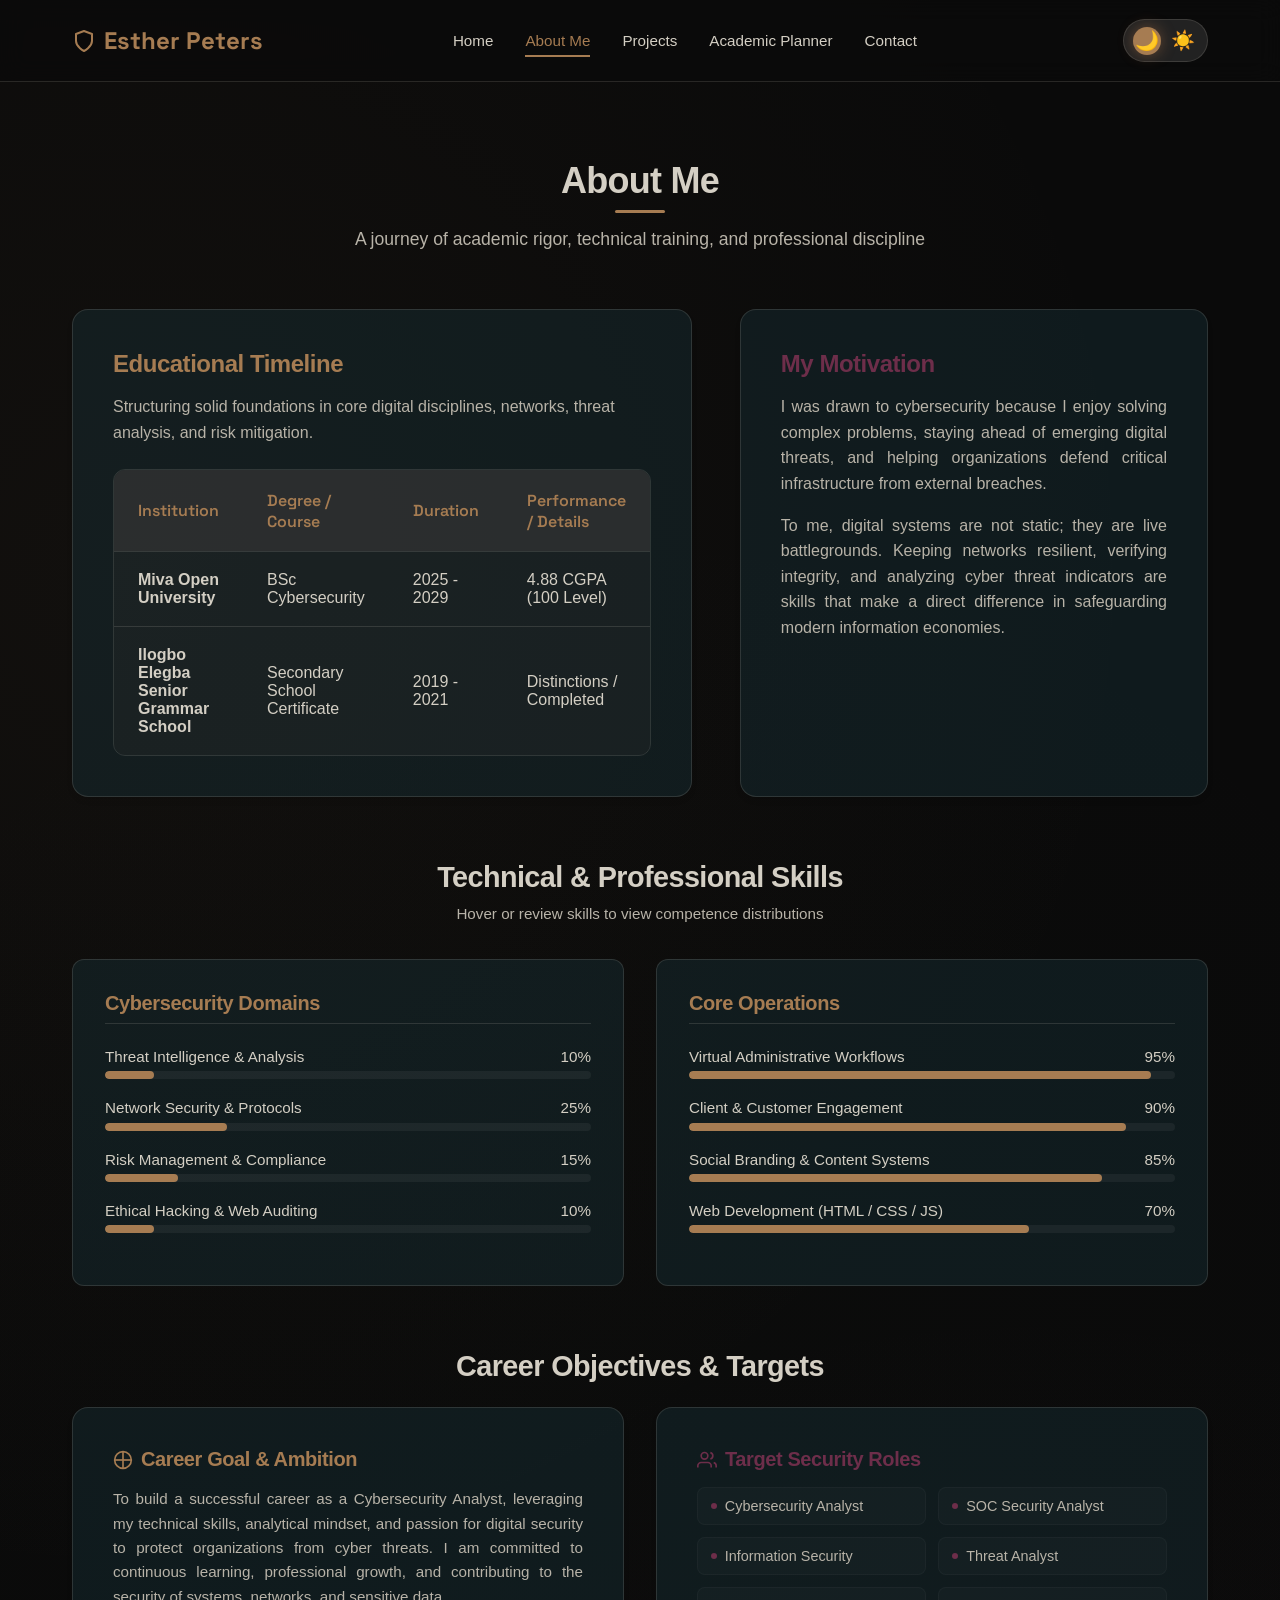
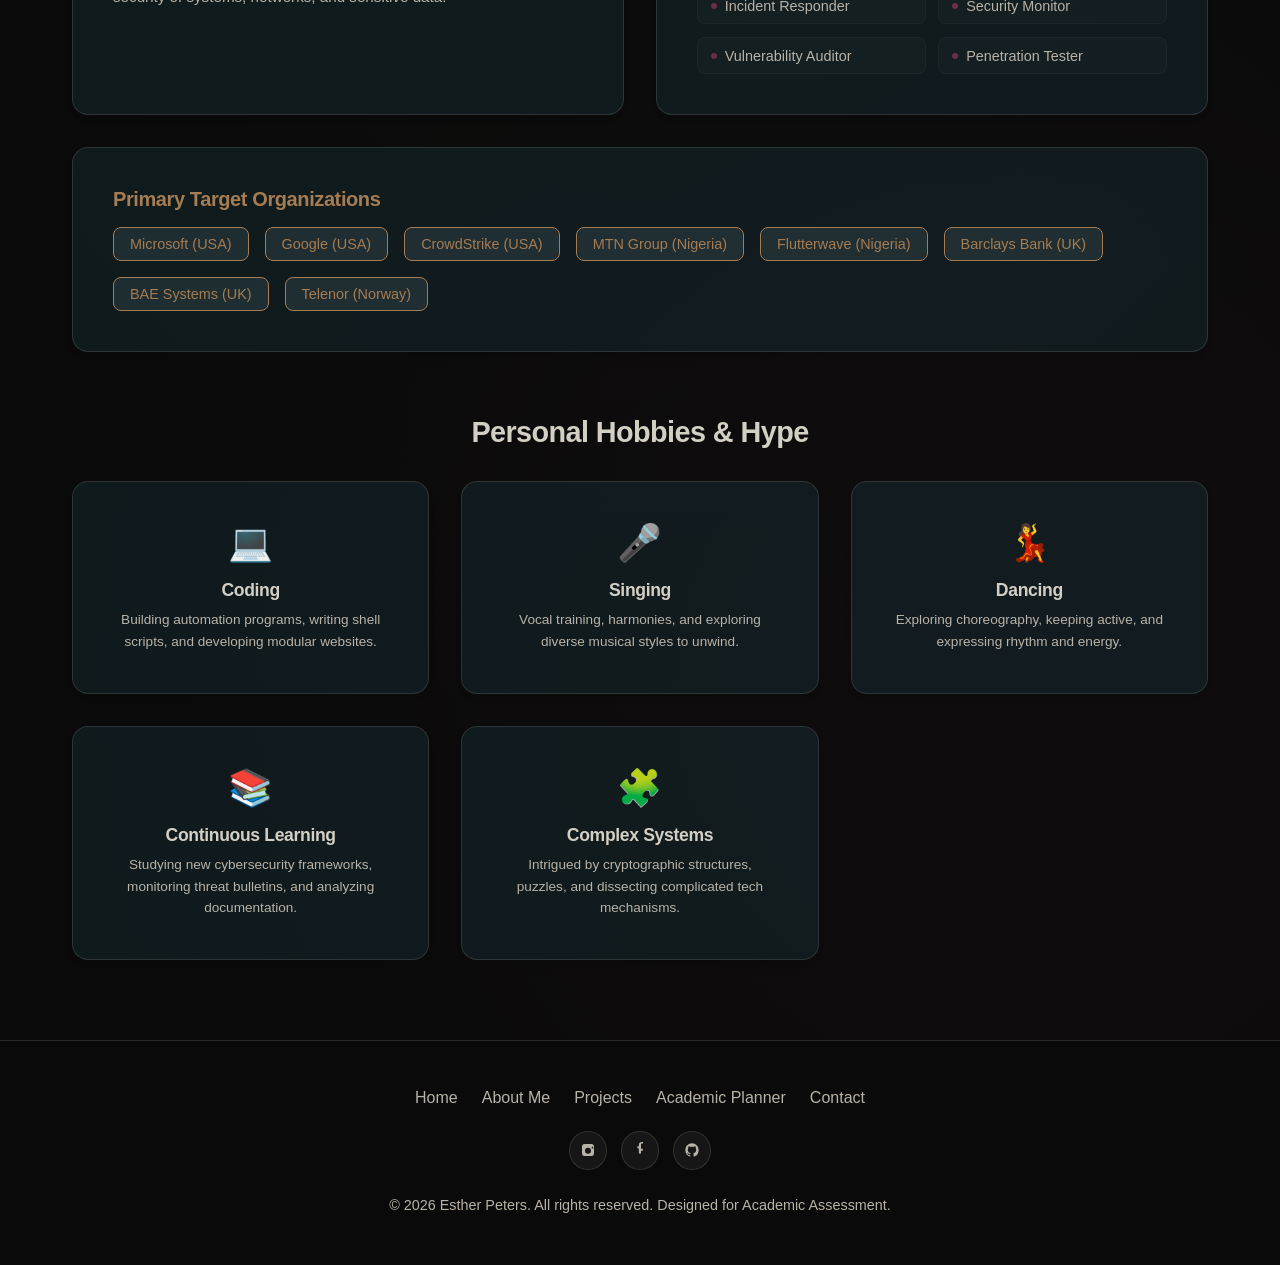
<file: about.html>
<!DOCTYPE html>
<html lang="en">
<head>
    <meta charset="UTF-8">
    <meta name="viewport" content="width=device-width, initial-scale=1.0">
    <title>About Me | Esther Peters</title>
  <meta name="description" content="Educational background, career aspirations, and technical skills of Esther Peters.">
  <link rel="stylesheet" href="css/style.css">
</head>
<body>
    <!-- Header Navigation -->
  <header>
    <div class="nav-container">
      <a href="index.html" class="logo">
        <svg class="logo-icon" width="24" height="24" viewBox="0 0 24 24" fill="none" stroke="currentColor" stroke-width="2" stroke-linecap="round" stroke-linejoin="round"><path d="M12 22s8-4 8-10V5l-8-3-8 3v7c0 6 8 10 8 10z"/></svg>
        Esther Peters
      </a>
      <ul class="nav-menu">
        <li><a href="index.html" class="nav-link">Home</a></li>
        <li><a href="about.html" class="nav-link">About Me</a></li>
        <li><a href="projects.html" class="nav-link">Projects</a></li>
        <li><a href="planner.html" class="nav-link">Academic Planner</a></li>
        <li><a href="contact.html" class="nav-link">Contact</a></li>
      </ul>
      <div class="theme-toggle">
        <button class="theme-btn active" data-theme="dark" title="Dark Theme">🌙</button>
        <button class="theme-btn" data-theme="light" title="Light Theme">☀️</button>
      </div>
      <button class="hamburger" aria-label="Toggle navigation">
        <span class="bar"></span>
        <span class="bar"></span>
        <span class="bar"></span>
      </button>
    </div>
  </header>

  <main>
    <section class="animate-fade">
      <div class="section-header">
        <h1 class="section-title">About Me</h1>
        <p class="section-subtitle">A journey of academic rigor, technical training, and professional discipline</p>
      </div>

      <!-- About Layout -->
      <div class="about-grid">
        <div class="glass-card">
          <h2 style="font-size: 1.5rem; margin-bottom: 1rem; color: var(--accent-1);">Educational Timeline</h2>
          <p>
            Structuring solid foundations in core digital disciplines, networks, threat analysis, and risk mitigation.
          </p>
          <div class="table-container education-table">
            <table>
              <thead>
                <tr>
                  <th>Institution</th>
                  <th>Degree / Course</th>
                  <th>Duration</th>
                  <th>Performance / Details</th>
                </tr>
              </thead>
              <tbody>
                <tr>
                  <td><strong>Miva Open University</strong></td>
                  <td>BSc Cybersecurity</td>
                  <td>2025 - 2029</td>
                  <td>4.88 CGPA (100 Level)</td>
                </tr>
                <tr>
                  <td><strong>Ilogbo Elegba Senior Grammar School</strong></td>
                  <td>Secondary School Certificate</td>
                  <td>2019 - 2021</td>
                  <td>Distinctions / Completed</td>
                </tr>
              </tbody>
            </table>
          </div>
        </div>

        <div class="glass-card">
          <h2 style="font-size: 1.5rem; margin-bottom: 1rem; color: var(--accent-2);">My Motivation</h2>
          <p style="margin-bottom: 1rem; text-align: justify;">
            I was drawn to cybersecurity because I enjoy solving complex problems, staying ahead of emerging digital threats, and helping organizations defend critical infrastructure from external breaches.
          </p>
          <p style="text-align: justify;">
            To me, digital systems are not static; they are live battlegrounds. Keeping networks resilient, verifying integrity, and analyzing cyber threat indicators are skills that make a direct difference in safeguarding modern information economies.
          </p>
        </div>
      </div>

      <!-- Skills Progress Bars Section -->
      <div class="skills-section">
        <h2 style="font-size: 1.8rem; margin-bottom: 0.5rem; text-align: center;">Technical & Professional Skills</h2>
        <p style="color: var(--text-secondary); text-align: center; font-size: 0.95rem;">Hover or review skills to view competence distributions</p>
        
        <div class="skills-grid">
          <div class="skill-category">
            <h3 class="skill-category-title">Cybersecurity Domains</h3>
            <div class="skill-item">
              <div class="skill-label">
                <span>Threat Intelligence & Analysis</span>
                <span>10%</span>
              </div>
              <div class="skill-bar-bg"><div class="skill-bar-fill" data-width="10%"></div></div>
            </div>
            <div class="skill-item">
              <div class="skill-label">
                <span>Network Security & Protocols</span>
                <span>25%</span>
              </div>
              <div class="skill-bar-bg"><div class="skill-bar-fill" data-width="25%"></div></div>
            </div>
            <div class="skill-item">
              <div class="skill-label">
                <span>Risk Management & Compliance</span>
                <span>15%</span>
              </div>
              <div class="skill-bar-bg"><div class="skill-bar-fill" data-width="15%"></div></div>
            </div>
            <div class="skill-item">
              <div class="skill-label">
                <span>Ethical Hacking & Web Auditing</span>
                <span>10%</span>
              </div>
              <div class="skill-bar-bg"><div class="skill-bar-fill" data-width="10%"></div></div>
            </div>
          </div>

          <div class="skill-category">
            <h3 class="skill-category-title">Core Operations</h3>
            <div class="skill-item">
              <div class="skill-label">
                <span>Virtual Administrative Workflows</span>
                <span>95%</span>
              </div>
              <div class="skill-bar-bg"><div class="skill-bar-fill" data-width="95%"></div></div>
            </div>
            <div class="skill-item">
              <div class="skill-label">
                <span>Client & Customer Engagement</span>
                <span>90%</span>
              </div>
              <div class="skill-bar-bg"><div class="skill-bar-fill" data-width="90%"></div></div>
            </div>
            <div class="skill-item">
              <div class="skill-label">
                <span>Social Branding & Content Systems</span>
                <span>85%</span>
              </div>
              <div class="skill-bar-bg"><div class="skill-bar-fill" data-width="85%"></div></div>
            </div>
            <div class="skill-item">
              <div class="skill-label">
                <span>Web Development (HTML / CSS / JS)</span>
                <span>70%</span>
              </div>
              <div class="skill-bar-bg"><div class="skill-bar-fill" data-width="70%"></div></div>
            </div>
          </div>
        </div>
      </div>

      <!-- Career Goals Section -->
      <div style="margin-bottom: 4rem;">
        <h2 style="font-size: 1.8rem; margin-bottom: 1.5rem; text-align: center;">Career Objectives & Targets</h2>
        <div class="career-grid">
          <div class="glass-card career-card">
            <h3 style="font-size: 1.25rem; color: var(--accent-1); margin-bottom: 1rem; display: flex; align-items: center; gap: 0.5rem;">
              <svg width="20" height="20" viewBox="0 0 24 24" fill="none" stroke="currentColor" stroke-width="2"><circle cx="12" cy="12" r="10"/><path d="M12 2v20"/><path d="M2 12h20"/></svg>
              Career Goal & Ambition
            </h3>
            <p style="font-size: 0.95rem; line-height: 1.6; text-align: justify;">
              To build a successful career as a Cybersecurity Analyst, leveraging my technical skills, analytical mindset, and passion for digital security to protect organizations from cyber threats. I am committed to continuous learning, professional growth, and contributing to the security of systems, networks, and sensitive data.
            </p>
          </div>
          
          <div class="glass-card career-card">
            <h3 style="font-size: 1.25rem; color: var(--accent-2); margin-bottom: 1rem; display: flex; align-items: center; gap: 0.5rem;">
              <svg width="20" height="20" viewBox="0 0 24 24" fill="none" stroke="currentColor" stroke-width="2"><path d="M17 21v-2a4 4 0 0 0-4-4H5a4 4 0 0 0-4 4v2"/><circle cx="9" cy="7" r="4"/><path d="M23 21v-2a4 4 0 0 0-3-3.87"/><path d="M16 3.13a4 4 0 0 1 0 7.75"/></svg>
              Target Security Roles
            </h3>
            <ul class="target-list">
              <li><span class="bullet-dot"></span>Cybersecurity Analyst</li>
              <li><span class="bullet-dot"></span>SOC Security Analyst</li>
              <li><span class="bullet-dot"></span>Information Security</li>
              <li><span class="bullet-dot"></span>Threat Analyst</li>
              <li><span class="bullet-dot"></span>Incident Responder</li>
              <li><span class="bullet-dot"></span>Security Monitor</li>
              <li><span class="bullet-dot"></span>Vulnerability Auditor</li>
              <li><span class="bullet-dot"></span>Penetration Tester</li>
            </ul>
          </div>
        </div>

        <div class="glass-card" style="margin-top: 2rem;">
          <h3 style="font-size: 1.25rem; color: var(--btn-cta); margin-bottom: 1rem;">Primary Target Organizations</h3>
          <div style="display: flex; flex-wrap: wrap; gap: 1rem;">
            <span style="background: rgba(168, 218, 220, 0.1); border: 1px solid var(--accent-1); color: var(--accent-1); padding: 0.5rem 1rem; border-radius: 8px; font-weight: 500; font-size: 0.9rem;">Microsoft (USA)</span>
            <span style="background: rgba(168, 218, 220, 0.1); border: 1px solid var(--accent-1); color: var(--accent-1); padding: 0.5rem 1rem; border-radius: 8px; font-weight: 500; font-size: 0.9rem;">Google (USA)</span>
            <span style="background: rgba(168, 218, 220, 0.1); border: 1px solid var(--accent-1); color: var(--accent-1); padding: 0.5rem 1rem; border-radius: 8px; font-weight: 500; font-size: 0.9rem;">CrowdStrike (USA)</span>
            <span style="background: rgba(168, 218, 220, 0.1); border: 1px solid var(--accent-1); color: var(--accent-1); padding: 0.5rem 1rem; border-radius: 8px; font-weight: 500; font-size: 0.9rem;">MTN Group (Nigeria)</span>
            <span style="background: rgba(168, 218, 220, 0.1); border: 1px solid var(--accent-1); color: var(--accent-1); padding: 0.5rem 1rem; border-radius: 8px; font-weight: 500; font-size: 0.9rem;">Flutterwave (Nigeria)</span>
            <span style="background: rgba(168, 218, 220, 0.1); border: 1px solid var(--accent-1); color: var(--accent-1); padding: 0.5rem 1rem; border-radius: 8px; font-weight: 500; font-size: 0.9rem;">Barclays Bank (UK)</span>
            <span style="background: rgba(168, 218, 220, 0.1); border: 1px solid var(--accent-1); color: var(--accent-1); padding: 0.5rem 1rem; border-radius: 8px; font-weight: 500; font-size: 0.9rem;">BAE Systems (UK)</span>
            <span style="background: rgba(168, 218, 220, 0.1); border: 1px solid var(--accent-1); color: var(--accent-1); padding: 0.5rem 1rem; border-radius: 8px; font-weight: 500; font-size: 0.9rem;">Telenor (Norway)</span>
          </div>
        </div>
      </div>

      <!-- Hobbies & Interests Grid -->
      <div>
        <h2 style="font-size: 1.8rem; margin-bottom: 2rem; text-align: center;">Personal Hobbies & Hype</h2>
        <div class="grid-3">
          <div class="glass-card hobby-card">
            <span class="hobby-icon">💻</span>
            <h4 class="hobby-title">Coding</h4>
            <p style="font-size: 0.85rem;">Building automation programs, writing shell scripts, and developing modular websites.</p>
          </div>
          <div class="glass-card hobby-card">
            <span class="hobby-icon">🎤</span>
            <h4 class="hobby-title">Singing</h4>
            <p style="font-size: 0.85rem;">Vocal training, harmonies, and exploring diverse musical styles to unwind.</p>
          </div>
          <div class="glass-card hobby-card">
            <span class="hobby-icon">💃</span>
            <h4 class="hobby-title">Dancing</h4>
            <p style="font-size: 0.85rem;">Exploring choreography, keeping active, and expressing rhythm and energy.</p>
          </div>
          <div class="glass-card hobby-card" style="grid-column: span 1.5;">
            <span class="hobby-icon">📚</span>
            <h4 class="hobby-title">Continuous Learning</h4>
            <p style="font-size: 0.85rem;">Studying new cybersecurity frameworks, monitoring threat bulletins, and analyzing documentation.</p>
          </div>
          <div class="glass-card hobby-card" style="grid-column: span 1.5;">
            <span class="hobby-icon">🧩</span>
            <h4 class="hobby-title">Complex Systems</h4>
            <p style="font-size: 0.85rem;">Intrigued by cryptographic structures, puzzles, and dissecting complicated tech mechanisms.</p>
          </div>
        </div>
      </div>
    </section>
  </main>

  <!-- Footer -->
  <footer>
    <div class="footer-container">
      <div class="footer-nav">
        <a href="index.html">Home</a>
        <a href="about.html">About Me</a>
        <a href="projects.html">Projects</a>
        <a href="planner.html">Academic Planner</a>
        <a href="contact.html">Contact</a>
      </div>
      <div class="social-links" aria-label="Social media links">
        <a href="https://www.instagram.com/" target="_blank" rel="noopener noreferrer" class="social-link" aria-label="Instagram">
          <svg viewBox="0 0 24 24" aria-hidden="true"><path d="M7 3h10a4 4 0 0 1 4 4v10a4 4 0 0 1-4 4H7a4 4 0 0 1-4-4V7a4 4 0 0 1 4-4Zm5 5.5A4.5 4.5 0 1 0 16.5 13 4.5 4.5 0 0 0 12 8.5Zm6.75-1.25a1.25 1.25 0 1 0 1.25 1.25 1.25 1.25 0 0 0-1.25-1.25Z"/></svg>
        </a>
        <a href="https://www.facebook.com/" target="_blank" rel="noopener noreferrer" class="social-link" aria-label="Facebook">
          <svg viewBox="0 0 24 24" aria-hidden="true"><path d="M13.5 21v-8h2.7l.4-3h-3.1V3.9c0-.9.3-1.5 1.5-1.5h1.6V.1c-.3 0-1.2-.1-2.3-.1-2.3 0-3.9 1.4-3.9 4v2.2H8v3h2.3v8h3.2Z"/></svg>
        </a>
        <a href="https://github.com/" target="_blank" rel="noopener noreferrer" class="social-link" aria-label="GitHub">
          <svg viewBox="0 0 24 24" aria-hidden="true"><path d="M12 2C6.48 2 2 6.6 2 12.22c0 4.5 2.87 8.32 6.84 9.68.5.1.68-.22.68-.48v-1.7c-2.78.62-3.37-1.35-3.37-1.35-.45-1.16-1.1-1.47-1.1-1.47-.9-.62.07-.61.07-.61 1 .07 1.53 1.03 1.53 1.03.89 1.54 2.33 1.1 2.9.84.09-.66.35-1.1.63-1.35-2.22-.25-4.56-1.14-4.56-5.06 0-1.12.39-2.03 1.03-2.75-.1-.25-.45-1.28.1-2.67 0 0 .84-.27 2.75 1.05a9.4 9.4 0 0 1 2.5-.34c.85 0 1.7.11 2.5.34 1.91-1.32 2.75-1.05 2.75-1.05.55 1.39.2 2.42.1 2.67.64.72 1.03 1.63 1.03 2.75 0 3.93-2.34 4.8-4.57 5.05.36.31.68.92.68 1.86v2.76c0 .27.18.59.69.49A10.23 10.23 0 0 0 22 12.22C22 6.6 17.52 2 12 2Z"/></svg>
        </a>
      </div>
      <p class="copyright">&copy; 2026 Esther Peters. All rights reserved. Designed for Academic Assessment.</p>
    </div>
  </footer>

  <script src="js/main.js"></script>
</body>
</html>
</file>
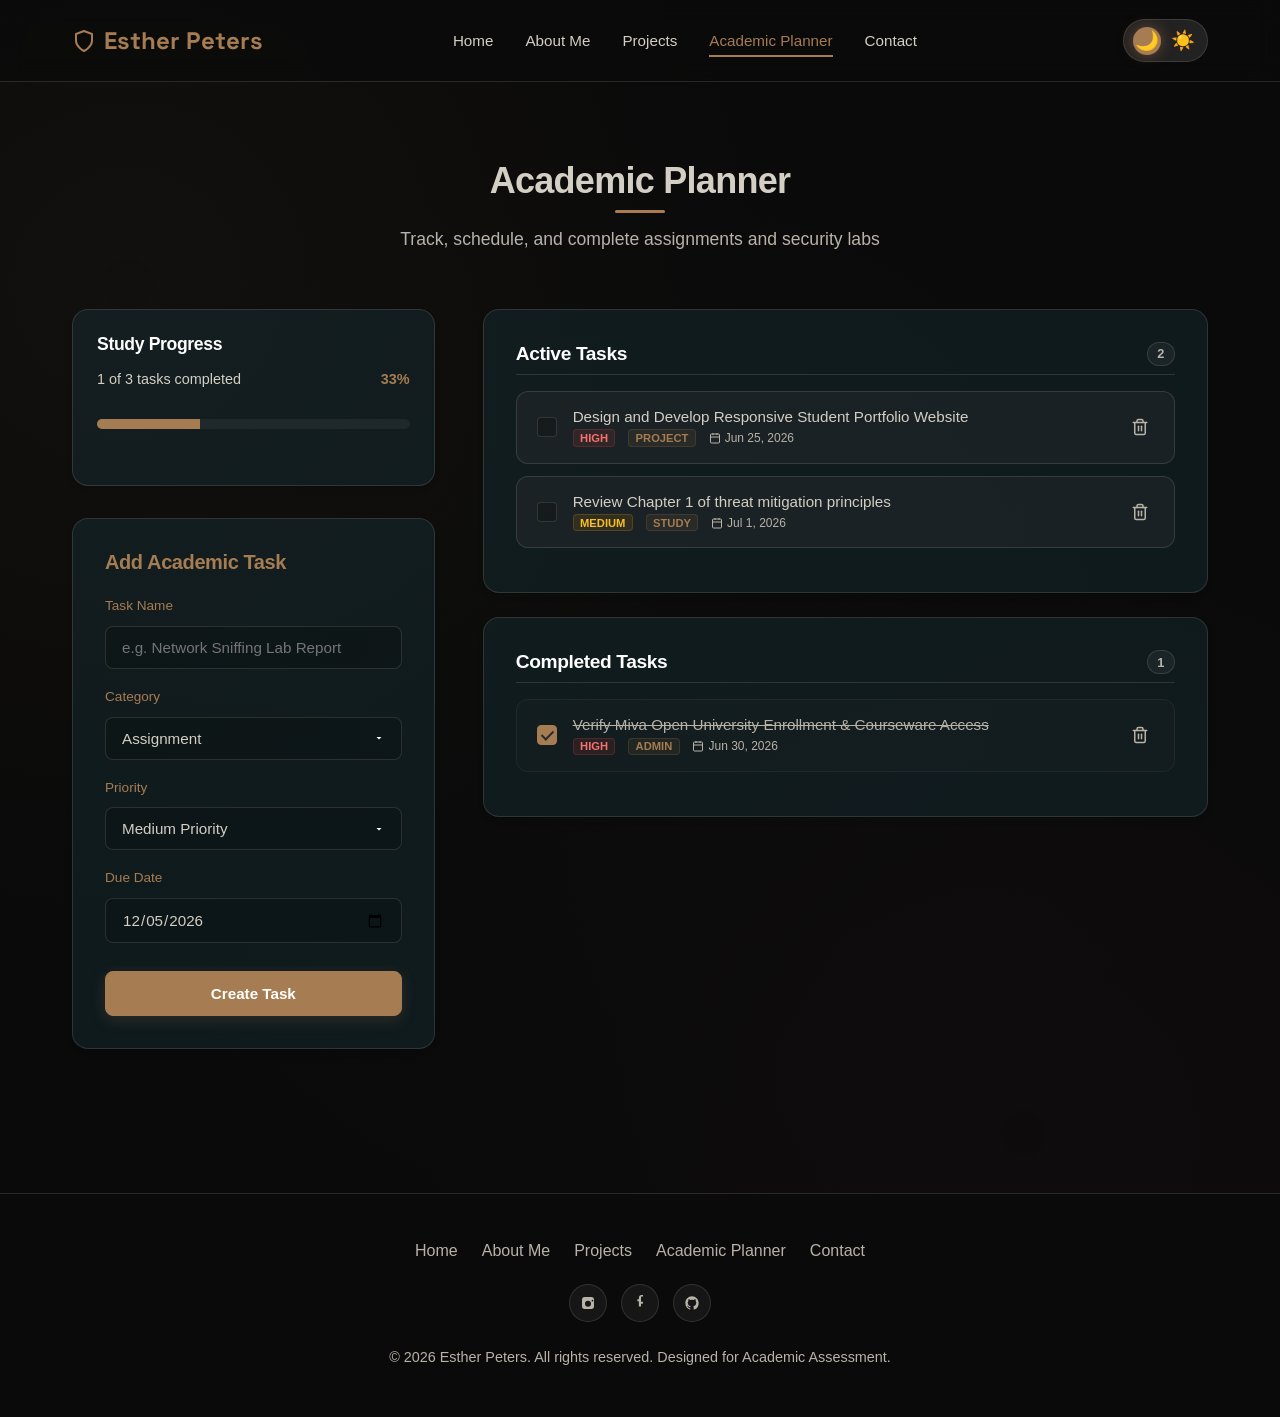
<file: planner.html>
<!DOCTYPE html>
<html lang="en">
<head>
    <meta charset="UTF-8">
    <meta name="viewport" content="width=device-width, initial-scale=1.0">
    <title>Academic Planner | Esther Peters</title>
  <meta name="description" content="Interactive academic planner and task manager for cybersecurity studies.">
  <link rel="stylesheet" href="css/style.css">
</head>
<body>
    <!-- Navigation Header -->
  <header>
    <div class="nav-container">
      <a href="index.html" class="logo">
        <svg class="logo-icon" width="24" height="24" viewBox="0 0 24 24" fill="none" stroke="currentColor" stroke-width="2" stroke-linecap="round" stroke-linejoin="round"><path d="M12 22s8-4 8-10V5l-8-3-8 3v7c0 6 8 10 8 10z"/></svg>
        Esther Peters
      </a>
      <ul class="nav-menu">
        <li><a href="index.html" class="nav-link">Home</a></li>
        <li><a href="about.html" class="nav-link">About Me</a></li>
        <li><a href="projects.html" class="nav-link">Projects</a></li>
        <li><a href="planner.html" class="nav-link">Academic Planner</a></li>
        <li><a href="contact.html" class="nav-link">Contact</a></li>
      </ul>
      <div class="theme-toggle">
        <button class="theme-btn active" data-theme="dark" title="Dark Theme">🌙</button>
        <button class="theme-btn" data-theme="light" title="Light Theme">☀️</button>
      </div>
      <button class="hamburger" aria-label="Toggle navigation">
        <span class="bar"></span>
        <span class="bar"></span>
        <span class="bar"></span>
      </button>
    </div>
  </header>

  <main>
    <section class="animate-fade">
      <div class="section-header">
        <h1 class="section-title">Academic Planner</h1>
        <p class="section-subtitle">Track, schedule, and complete assignments and security labs</p>
      </div>

      <!-- Dashboard Layout -->
      <div class="planner-dashboard">
        
        <!-- Sidebar Controls & Form -->
        <div style="display: flex; flex-direction: column; gap: 2rem;">
          
          <!-- Analytics Widget -->
          <div class="glass-card" style="padding: 1.5rem;">
            <h3 style="font-size: 1.1rem; margin-bottom: 1rem; color: #fff;">Study Progress</h3>
            <div class="analytics-panel">
              <div style="display: flex; justify-content: space-between; font-size: 0.9rem;">
                <span id="completion-stats">0 of 0 tasks completed</span>
                <span id="completion-pct" style="color: var(--accent-1); font-weight: 600;">0%</span>
              </div>
              <div class="progress-bar-container">
                <div class="progress-bar-fill" id="progress-bar"></div>
              </div>
            </div>
          </div>

          <!-- Add Task Form -->
          <div class="glass-card" style="padding: 2rem;">
            <h3 style="font-size: 1.25rem; margin-bottom: 1.5rem; color: var(--accent-1);">Add Academic Task</h3>
            <form id="task-form">
              <div class="form-group">
                <label for="task-name">Task Name</label>
                <input type="text" id="task-name" class="input-field" placeholder="e.g. Network Sniffing Lab Report" required>
              </div>
              
              <div class="form-group">
                <label for="task-category">Category</label>
                <select id="task-category" class="input-field" style="appearance: none; background-image: url('data:image/svg+xml;charset=UTF-8,%3Csvg xmlns=\'http://www.w3.org/2000/svg\' width=\'12\' height=\'12\' fill=\'white\' viewBox=\'0 0 24 24\'%3E%3Cpath d=\'M7 10l5 5 5-5z\'/%3E%3C/svg%3E'); background-repeat: no-repeat; background-position: right 1rem center;">
                  <option value="Assignment">Assignment</option>
                  <option value="Exam">Exam / Quiz</option>
                  <option value="Project">Project Task</option>
                  <option value="Lab">Security Lab</option>
                  <option value="Study">Reading / Study</option>
                </select>
              </div>

              <div class="form-group">
                <label for="task-priority">Priority</label>
                <select id="task-priority" class="input-field" style="appearance: none; background-image: url('data:image/svg+xml;charset=UTF-8,%3Csvg xmlns=\'http://www.w3.org/2000/svg\' width=\'12\' height=\'12\' fill=\'white\' viewBox=\'0 0 24 24\'%3E%3Cpath d=\'M7 10l5 5 5-5z\'/%3E%3C/svg%3E'); background-repeat: no-repeat; background-position: right 1rem center;">
                  <option value="high">High Priority</option>
                  <option value="medium" selected>Medium Priority</option>
                  <option value="low">Low Priority</option>
                </select>
              </div>

              <div class="form-group" style="margin-bottom: 1.75rem;">
                <label for="task-date">Due Date</label>
                <input type="date" id="task-date" class="input-field" required>
              </div>

              <button type="submit" class="btn btn-primary" style="width: 100%;">Create Task</button>
            </form>
          </div>
        </div>

        <!-- Task List Board -->
        <div class="planner-tasks">
          
          <!-- In Progress tasks list -->
          <div class="glass-card" style="padding: 2rem;">
            <div class="task-list-header">
              <h3 class="task-list-title">Active Tasks</h3>
              <span class="task-count-badge" id="active-count">0</span>
            </div>
            <div id="active-tasks-list">
              <!-- Rendered by JS -->
            </div>
          </div>

          <!-- Completed tasks list -->
          <div class="glass-card" style="padding: 2rem;">
            <div class="task-list-header">
              <h3 class="task-list-title">Completed Tasks</h3>
              <span class="task-count-badge" id="completed-count">0</span>
            </div>
            <div id="completed-tasks-list">
              <!-- Rendered by JS -->
            </div>
          </div>

        </div>

      </div>
    </section>
  </main>

  <!-- Footer -->
  <footer>
    <div class="footer-container">
      <div class="footer-nav">
        <a href="index.html">Home</a>
        <a href="about.html">About Me</a>
        <a href="projects.html">Projects</a>
        <a href="planner.html">Academic Planner</a>
        <a href="contact.html">Contact</a>
      </div>
      <div class="social-links" aria-label="Social media links">
        <a href="https://www.instagram.com/" target="_blank" rel="noopener noreferrer" class="social-link" aria-label="Instagram">
          <svg viewBox="0 0 24 24" aria-hidden="true"><path d="M7 3h10a4 4 0 0 1 4 4v10a4 4 0 0 1-4 4H7a4 4 0 0 1-4-4V7a4 4 0 0 1 4-4Zm5 5.5A4.5 4.5 0 1 0 16.5 13 4.5 4.5 0 0 0 12 8.5Zm6.75-1.25a1.25 1.25 0 1 0 1.25 1.25 1.25 1.25 0 0 0-1.25-1.25Z"/></svg>
        </a>
        <a href="https://www.facebook.com/" target="_blank" rel="noopener noreferrer" class="social-link" aria-label="Facebook">
          <svg viewBox="0 0 24 24" aria-hidden="true"><path d="M13.5 21v-8h2.7l.4-3h-3.1V3.9c0-.9.3-1.5 1.5-1.5h1.6V.1c-.3 0-1.2-.1-2.3-.1-2.3 0-3.9 1.4-3.9 4v2.2H8v3h2.3v8h3.2Z"/></svg>
        </a>
        <a href="https://github.com/" target="_blank" rel="noopener noreferrer" class="social-link" aria-label="GitHub">
          <svg viewBox="0 0 24 24" aria-hidden="true"><path d="M12 2C6.48 2 2 6.6 2 12.22c0 4.5 2.87 8.32 6.84 9.68.5.1.68-.22.68-.48v-1.7c-2.78.62-3.37-1.35-3.37-1.35-.45-1.16-1.1-1.47-1.1-1.47-.9-.62.07-.61.07-.61 1 .07 1.53 1.03 1.53 1.03.89 1.54 2.33 1.1 2.9.84.09-.66.35-1.1.63-1.35-2.22-.25-4.56-1.14-4.56-5.06 0-1.12.39-2.03 1.03-2.75-.1-.25-.45-1.28.1-2.67 0 0 .84-.27 2.75 1.05a9.4 9.4 0 0 1 2.5-.34c.85 0 1.7.11 2.5.34 1.91-1.32 2.75-1.05 2.75-1.05.55 1.39.2 2.42.1 2.67.64.72 1.03 1.63 1.03 2.75 0 3.93-2.34 4.8-4.57 5.05.36.31.68.92.68 1.86v2.76c0 .27.18.59.69.49A10.23 10.23 0 0 0 22 12.22C22 6.6 17.52 2 12 2Z"/></svg>
        </a>
      </div>
      <p class="copyright">&copy; 2026 Esther Peters. All rights reserved. Designed for Academic Assessment.</p>
    </div>
  </footer>

  <script src="js/main.js"></script>
  <script src="js/planner.js"></script>
</body>
</html>
</file>
<file: css/style.css>
/* Esther Peters' Academic Website Design System */
@import url('https://fonts.googleapis.com/css2?family=Inter:wght@300;400;500;600;700&family=Space+Grotesk:wght@400;500;600;700&display=swap');

:root {
  --font-header: 'Space Grotesk', sans-serif;
  --font-body: Arial,serif, sans-serif;
  --shadow-sm: 0 4px 6px -1px rgba(0, 0, 0, 0.1), 0 2px 4px -1px rgba(0, 0, 0, 0.06);
  --shadow-lg: 0 10px 25px -5px rgba(0, 0, 0, 0.3), 0 8px 10px -6px rgba(0, 0, 0, 0.3);
  --transition-fast: 0.2s ease;
  --transition-normal: 0.3s cubic-bezier(0.4, 0, 0.2, 1);
}

/* Dark Theme (Default) */
:root, [data-theme="dark"] {
  --void-black: #0a0a0a;
  --night-tide: #1a3a42;
  --deep-moss: #2d3d2d;
  --copper-clay: #a67c52;
  --mulberry: #6d2e4a;
  --limestone: #d4cfc4;
  
  --bg-color: var(--void-black);
  --bg-card: rgba(26, 58, 66, 0.35);
  --bg-card-hover: rgba(45, 61, 45, 0.45);
  --text-primary: var(--limestone);
  --text-secondary: #b8b3a8;
  --accent-1: var(--copper-clay);
  --accent-2: var(--mulberry);
  --btn-cta: var(--copper-clay);
  --btn-cta-hover: #b88a60;
  --border-color: rgba(212, 207, 196, 0.15);
  --border-glow: rgba(166, 124, 82, 0.2);
}

/* Light Theme */
[data-theme="light"] {
  --void-black: #f5f2ed;
  --night-tide: #0d2633;
  --deep-moss: #1f3a24;
  --copper-clay: #c97f4a;
  --mulberry: #7d3f5a;
  --limestone: #f5f2ed;
  
  --bg-color: #e7e7e5;
  --bg-card: rgba(207, 181, 147, 0.15);
  --bg-card-hover: rgba(201, 127, 74, 0.2);
  --text-primary: #1a1a1a;
  --text-secondary: #2c2c2c;
  --accent-1: #0d5a7a;
  --accent-2: #a84770;
  --btn-cta: #1f5a3a;
  --btn-cta-hover: #2b7d52;
  --border-color: rgba(13, 42, 51, 0.25);
  --border-glow: rgba(31, 90, 58, 0.35);
}
/* Hero layout */
    .hero-section {
      display: grid;
      grid-template-columns: 1.2fr 0.8fr;
      align-items: center;
      gap: 3rem;
      padding: 4rem 0 2rem;
    }

    .hero-content {
      animation: fadeIn 0.8s ease forwards;
    }

    .hero-greeting {
      font-size: 1.2rem;
      font-weight: 500;
      color: var(--accent-1);
      margin-bottom: 0.5rem;
      display: inline-block;
      border: 1px solid rgba(166, 124, 82, 0.2);
      padding: 0.3rem 1rem;
      border-radius: 20px;
      background: rgba(166, 124, 82, 0.05);
    }

    .hero-title {
      font-size: 3.5rem;
      line-height: 1.1;
      margin-bottom: 1rem;
    }

    .hero-title span {
      background: linear-gradient(135deg, var(--accent-1), var(--btn-cta));
      background-clip: text;
      -webkit-background-clip: text;
      -webkit-text-fill-color: transparent;
    }

    .hero-subtitle {
      font-size: 1.4rem;
      font-weight: 400;
      color: var(--text-primary);
      margin-bottom: 1.5rem;
      min-height: 2rem;
      display: flex;
      align-items: center;
    }

    .typing-cursor {
      display: inline-block;
      width: 3px;
      height: 1.4rem;
      background-color: var(--accent-2);
      margin-left: 5px;
      animation: blink 0.8s infinite;
    }

    .hero-actions {
      display: flex;
      gap: 1rem;
      margin-top: 2rem;
    }

    .hero-avatar-container {
      position: relative;
      display: flex;
      justify-content: center;
      align-items: center;
    }

    .hero-avatar-glow {
      position: absolute;
      width: 320px;
      height: 320px;
      background: radial-gradient(circle, rgba(166, 124, 82, 0.2) 0%, transparent 70%);
      z-index: 1;
      animation: pulse 4s infinite ease-in-out;
    }

    .hero-avatar {
      width: 290px;
      height: 290px;
      border-radius: 50%;
      border: 4px solid var(--border-color);
      object-fit: cover;
      box-shadow: var(--shadow-lg);
      z-index: 2;
      transition: all 0.5s cubic-bezier(0.34, 1.56, 0.64, 1);
      position: relative;
      animation: slideInUp 0.8s ease forwards;
    }

    .hero-avatar:hover {
      border-color: var(--accent-1);
      transform: scale(1.05) translateY(-10px);
      box-shadow: 0 15px 40px rgba(201, 127, 74, 0.25);
    }
    /* Stats bar */
    .stats-grid {
      display: grid;
      grid-template-columns: repeat(3, 1fr);
      gap: 1.5rem;
      margin-top: 2rem;
    }

    .stat-card {
      padding: 1.2rem;
      text-align: center;
      border-radius: 12px;
      background: rgba(255, 255, 255, 0.02);
      border: 1px solid var(--border-color);
      transition: all 0.4s cubic-bezier(0.4, 0, 0.2, 1);
      animation: slideInUp 0.6s ease forwards;
    }

    .stat-card:nth-child(1) { animation-delay: 0.1s; }
    .stat-card:nth-child(2) { animation-delay: 0.2s; }
    .stat-card:nth-child(3) { animation-delay: 0.3s; }

    .stat-card:hover {
      transform: translateY(-8px) scale(1.03);
      border-color: var(--accent-1);
      box-shadow: 0 8px 20px rgba(201, 127, 74, 0.15);
      background: rgba(201, 127, 74, 0.05);
    }

    .stat-value {
      font-size: 1.8rem;
      font-family: var(--font-header);
      font-weight: 700;
      color: var(--accent-1);
      transition: all 0.4s ease;
    }

    .stat-card:hover .stat-value {
      transform: scale(1.1);
      text-shadow: 0 0 12px rgba(201, 127, 74, 0.4);
    }

    .stat-label {
      font-size: 0.85rem;
      color: var(--text-secondary);
      margin-top: 0.25rem;
    }
/* Specific styles for About Me page */
    .about-grid {
      display: grid;
      grid-template-columns: 1fr 1fr;
      gap: 3rem;
      margin-bottom: 4rem;
    }

    .education-table {
      width: 100%;
      margin-top: 1.5rem;
    }

    /* Skills progress bars */
    .skills-section {
      margin-bottom: 4rem;
    }

    .skills-grid {
      display: grid;
      grid-template-columns: repeat(2, 1fr);
      gap: 2rem;
      margin-top: 2rem;
    }

    .skill-category {
      background: var(--bg-card);
      border: 1px solid var(--border-color);
      border-radius: 12px;
      padding: 2rem;
      transition: all 0.5s cubic-bezier(0.4, 0, 0.2, 1);
      animation: slideInUp 0.6s ease forwards;
    }

    .skill-category:nth-child(1) { animation-delay: 0.1s; }
    .skill-category:nth-child(2) { animation-delay: 0.2s; }

    .skill-category:hover {
      border-color: var(--accent-1);
      transform: translateY(-8px);
      box-shadow: 0 8px 20px rgba(201, 127, 74, 0.15);
    }

    .skill-category-title {
      font-size: 1.25rem;
      color: var(--accent-1);
      margin-bottom: 1.5rem;
      border-bottom: 1px solid var(--border-color);
      padding-bottom: 0.5rem;
      transition: all 0.4s ease;
    }

    .skill-category:hover .skill-category-title {
      text-shadow: 0 0 10px rgba(201, 127, 74, 0.3);
    }

    .skill-item {
      margin-bottom: 1.25rem;
    }

    .skill-label {
      display: flex;
      justify-content: space-between;
      font-size: 0.95rem;
      margin-bottom: 0.4rem;
      color: var(--text-primary);
    }

    .skill-bar-bg {
      width: 100%;
      height: 8px;
      background: rgba(255, 255, 255, 0.05);
      border-radius: 4px;
      overflow: hidden;
      position: relative;
    }

    .skill-bar-fill {
      height: 100%;
      background: linear-gradient(to right, var(--accent-1), var(--btn-cta));
      border-radius: 4px;
      width: 0; /* Animated via CSS transition */
      transition: width 1.5s cubic-bezier(0.1, 0.8, 0.3, 1);
    }

    /* Career aspirations targets list */
    .career-grid {
      display: grid;
      grid-template-columns: 1fr 1fr;
      gap: 2rem;
    }

    .career-card {
      height: 100%;
    }

    .target-list {
      list-style-type: none;
      display: grid;
      grid-template-columns: repeat(2, 1fr);
      gap: 0.8rem;
    }

    .target-list li {
      display: flex;
      align-items: center;
      gap: 0.5rem;
      font-size: 0.9rem;
      color: var(--text-secondary);
      background: rgba(255, 255, 255, 0.02);
      padding: 0.6rem 0.8rem;
      border-radius: 8px;
      border: 1px solid rgba(255, 255, 255, 0.03);
      transition: var(--transition-fast);
    }

    .target-list li:hover {
      border-color: rgba(166, 124, 82, 0.3);
      color: var(--text-primary);
      transform: translateY(-2px);
    }

    .bullet-dot {
      width: 6px;
      height: 6px;
      border-radius: 50%;
      background: var(--accent-2);
      flex-shrink: 0;
    }

    /* Hobbies section */
    .hobby-card {
      text-align: center;
      padding: 2rem;
    }

    .hobby-icon {
      font-size: 2.25rem;
      color: var(--accent-2);
      margin-bottom: 1rem;
      display: inline-block;
    }

    .hobby-title {
      font-size: 1.1rem;
      margin-bottom: 0.5rem;
    }

    @media (max-width: 768px) {
      .about-grid, .skills-grid, .career-grid {
        grid-template-columns: 1fr;
      }
      .target-list {
        grid-template-columns: 1fr;
      }
    }
    /* Specific styles for Contact Page */
    .contact-container {
      display: grid;
      grid-template-columns: 0.9fr 1.1fr;
      gap: 4rem;
      margin-bottom: 4rem;
      align-items: start;
    }

    .info-card {
      display: flex;
      flex-direction: column;
      gap: 2rem;
    }

    .info-item {
      display: flex;
      gap: 1rem;
      align-items: flex-start;
    }

    .info-icon {
      width: 44px;
      height: 44px;
      border-radius: 8px;
      background: rgba(166, 124, 82, 0.1);
      border: 1px solid rgba(166, 124, 82, 0.2);
      display: flex;
      align-items: center;
      justify-content: center;
      color: var(--accent-1);
      flex-shrink: 0;
    }

    [data-theme="light"] .info-icon {
      background: rgba(26, 58, 66, 0.1);
      border: 1px solid rgba(26, 58, 66, 0.2);
    }

    .info-text h3 {
      font-size: 1rem;
      margin-bottom: 0.25rem;
    }

    .info-text p {
      font-size: 0.9rem;
    }

    /* Form specific styles */
    .form-group {
      margin-bottom: 1.5rem;
      position: relative;
    }

    .form-group label {
      font-size: 0.85rem;
      color: var(--accent-1);
      font-weight: 500;
      margin-bottom: 0.4rem;
      display: block;
    }

    .input-field {
      padding: 0.8rem 1.1rem;
      border-radius: 8px;
      border: 1px solid var(--border-color);
      background: rgba(0, 0, 0, 0.2);
      color: var(--text-primary);
      font-family: var(--font-body);
      font-size: 0.95rem;
      transition: var(--transition-fast);
      width: 100%;
    }

    .input-field:focus {
      outline: none;
      border-color: var(--btn-cta);
      box-shadow: 0 0 10px rgba(166, 124, 82, 0.2);
      background: rgba(0, 0, 0, 0.3);
    }

    [data-theme="light"] .input-field {
      background: rgba(255, 255, 255, 0.3);
    }

    [data-theme="light"] .input-field:focus {
      box-shadow: 0 0 10px rgba(26, 58, 66, 0.2);
      background: rgba(255, 255, 255, 0.5);
    }

    .input-field.error {
      border-color: #f87171;
      box-shadow: 0 0 10px rgba(248, 113, 113, 0.15);
    }

    .input-field.success {
      border-color: #34d399;
    }

    .error-message {
      font-size: 0.75rem;
      color: #f87171;
      margin-top: 0.35rem;
      display: none;
      animation: fadeIn 0.3s ease forwards;
    }

    /* Floating Toast Alerts */
    .toast-container {
      position: fixed;
      bottom: 2rem;
      right: 2rem;
      z-index: 2000;
      display: flex;
      flex-direction: column;
      gap: 1rem;
      pointer-events: none;
    }

    .toast-alert {
      background: rgba(10, 10, 10, 0.95);
      border: 1px solid var(--accent-1);
      box-shadow: var(--shadow-lg), 0 0 20px rgba(166, 124, 82, 0.15);
      backdrop-filter: blur(10px);
      border-radius: 12px;
      padding: 1.2rem 1.8rem;
      display: flex;
      align-items: center;
      gap: 1rem;
      animation: slideInRight 0.4s cubic-bezier(0.16, 1, 0.3, 1) forwards;
      pointer-events: auto;
      max-width: 380px;
    }

    [data-theme="light"] .toast-alert {
      background: rgba(212, 207, 196, 0.95);
    }

    .toast-success {
      border-color: #34d399;
      box-shadow: var(--shadow-lg), 0 0 20px rgba(52, 211, 153, 0.15);
    }

    .toast-icon {
      color: #34d399;
      flex-shrink: 0;
    }

    .toast-content h4 {
      font-size: 0.95rem;
      margin-bottom: 0.15rem;
      color: #fff;
    }

    .toast-content p {
      font-size: 0.8rem;
      color: var(--text-secondary);
    }

    @keyframes slideInRight {
      from { transform: translateX(120%); opacity: 0; }
      to { transform: translateX(0); opacity: 1; }
    }

    @keyframes slideOutRight {
      from { transform: translateX(0); opacity: 1; }
      to { transform: translateX(120%); opacity: 0; }
    }

    @media (max-width: 900px) {
      .contact-container {
        grid-template-columns: 1fr;
        gap: 3rem;
      }
    }

    /* Specific styles for Projects Page */
    .filter-group {
      display: flex;
      justify-content: center;
      gap: 1rem;
      margin-bottom: 3rem;
    }

    .filter-btn {
      padding: 0.5rem 1.2rem;
      border-radius: 20px;
      border: 1px solid var(--border-color);
      background: rgba(255, 255, 255, 0.02);
      color: var(--text-primary);
      cursor: pointer;
      font-size: 0.9rem;
      transition: all 0.4s cubic-bezier(0.34, 1.56, 0.64, 1);
    }

    .filter-btn:hover, .filter-btn.active {
      background: var(--btn-cta);
      border-color: var(--btn-cta);
      color: #fff;
      box-shadow: 0 4px 10px var(--border-glow);
      transform: scale(1.05);
    }

    .projects-grid {
      display: grid;
      grid-template-columns: repeat(3, 1fr);
      gap: 2rem;
      margin-bottom: 4rem;
    }

    /* Overriding card for projects */
    .project-card {
      display: flex;
      flex-direction: column;
      height: 100%;
      overflow: hidden;
      padding: 0;
      transition: all 0.5s cubic-bezier(0.34, 1.56, 0.64, 1);
      animation: slideInUp 0.6s ease forwards;
    }

    .project-card:nth-child(1) { animation-delay: 0.1s; }
    .project-card:nth-child(2) { animation-delay: 0.2s; }
    .project-card:nth-child(3) { animation-delay: 0.3s; }

    .project-card:hover {
      transform: translateY(-12px) scale(1.02);
      box-shadow: var(--shadow-lg), 0 0 20px rgba(201, 127, 74, 0.2);
    }

    .project-img-wrapper {
      width: 100%;
      height: 200px;
      overflow: hidden;
      position: relative;
      border-bottom: 1px solid var(--border-color);
    }

    .project-img {
      width: 100%;
      height: 100%;
      object-fit: cover;
      transition: transform 0.6s cubic-bezier(0.34, 1.56, 0.64, 1);
    }

    .project-card:hover .project-img {
      transform: scale(1.08) rotate(1deg);
    }

    .project-details {
      padding: 2rem;
      display: flex;
      flex-direction: column;
      flex: 1;
    }

    .project-tech {
      display: flex;
      flex-wrap: wrap;
      gap: 0.5rem;
      margin: 1rem 0 1.5rem;
    }

    .tech-tag {
      font-size: 0.75rem;
      background: rgba(109, 46, 74, 0.1);
      border: 1px solid rgba(109, 46, 74, 0.2);
      color: var(--accent-2);
      padding: 0.2rem 0.6rem;
      border-radius: 4px;
      font-weight: 500;
    }

    .project-links {
      display: flex;
      gap: 1rem;
      margin-top: auto;
    }

    /* Video Showcase Layout */
    .showcase-section {
      background: var(--bg-card);
      border: 1px solid var(--border-color);
      border-radius: 16px;
      padding: 3rem;
      margin-bottom: 4rem;
      display: grid;
      grid-template-columns: 1.1fr 0.9fr;
      gap: 3rem;
      align-items: center;
    }

    .video-wrapper {
      width: 100%;
      border-radius: 12px;
      overflow: hidden;
      border: 1px solid var(--border-color);
      box-shadow: var(--shadow-lg);
      position: relative;
      aspect-ratio: 16/9;
    }

    .video-wrapper video {
      width: 100%;
      height: 100%;
      display: block;
      object-fit: cover;
    }

    @media (max-width: 992px) {
      .projects-grid {
        grid-template-columns: repeat(2, 1fr);
      }
      .showcase-section {
        grid-template-columns: 1fr;
        gap: 2rem;
      }
    }

    @media (max-width: 768px) {
      .projects-grid {
        grid-template-columns: 1fr;
      }
      .showcase-section {
        padding: 2rem;
      }
    }
    /* Base Styles & Reset */
* {
  box-sizing: border-box;
  margin: 0;
  padding: 0;
}

html {
  scroll-behavior: smooth;
  font-size: 16px;
  background-color: var(--bg-color);
  color: var(--text-primary);
  font-family: sans-serif, "Times New Roman", Times, serif;
  transition: background-color 0.5s cubic-bezier(0.4, 0, 0.2, 1), color 0.5s cubic-bezier(0.4, 0, 0.2, 1);
}

body {
  min-height: 100vh;
  display: flex;
  flex-direction: column;
  overflow-x: hidden;
  position: relative;
  transition: background-color 0.5s cubic-bezier(0.4, 0, 0.2, 1);
}


/* Background Gradients */
body::before {
  content: '';
  position: absolute;
  top: 0;
  left: 0;
  right: 0;
  bottom: 0;
  background: 
    radial-gradient(circle at 10% 20%, rgba(166, 124, 82, 0.05) 0%, transparent 40%),
    radial-gradient(circle at 80% 80%, rgba(109, 46, 74, 0.05) 0%, transparent 40%),
    radial-gradient(circle at 50% 50%, rgba(45, 61, 45, 0.03) 0%, transparent 60%);
  z-index: -1;
  pointer-events: none;
  transition: var(--transition-normal);
}

[data-theme="light"] body::before {
  background: 
    radial-gradient(circle at 10% 20%, rgba(26, 58, 66, 0.08) 0%, transparent 40%),
    radial-gradient(circle at 80% 80%, rgba(109, 46, 74, 0.08) 0%, transparent 40%),
    radial-gradient(circle at 50% 50%, rgba(45, 61, 45, 0.05) 0%, transparent 60%);
}

/* Typography */
h1, h2, h3, h4, h5, h6 {
  font-family: sans-serif, "Times New Roman", Times, serif;
  font-weight: 600;
  letter-spacing: -0.02em;
  color: var(--text-primary);
  transition: color 0.4s cubic-bezier(0.4, 0, 0.2, 1);
}

p {
  line-height: 1.6;
  color: var(--text-secondary);
  transition: color 0.4s cubic-bezier(0.4, 0, 0.2, 1);
}

a {
  color: var(--accent-1);
  text-decoration: none;
  transition: color 0.3s ease, text-shadow 0.3s ease;
}

a:hover {
  color: var(--accent-2);
  text-shadow: 0 0 8px rgba(201, 127, 74, 0.3);
}

/* Header & Navigation */
header {
  position: fixed;
  top: 0;
  left: 0;
  width: 100%;
  z-index: 1000;
  background: rgba(10, 10, 10, 0.7);
  backdrop-filter: blur(12px);
  -webkit-backdrop-filter: blur(12px);
  border-bottom: 1px solid var(--border-color);
  transition: all 0.5s cubic-bezier(0.4, 0, 0.2, 1);
}

header.scrolled {
  background: rgba(5, 5, 5, 0.95);
  padding: 0.5rem 0;
  box-shadow: var(--shadow-lg), 0 0 20px rgba(201, 127, 74, 0.1);
}

[data-theme="light"] header {
  background: rgba(245, 242, 245, 0.8);
  border-bottom-color: rgba(13, 42, 51, 0.2);
}

[data-theme="light"] header.scrolled {
  background: rgba(245, 242, 245, 0.98);
  box-shadow: var(--shadow-lg), 0 0 15px rgba(31, 90, 58, 0.1);
}

.nav-container {
  max-width: 1200px;
  margin: 0 auto;
  padding: 1.2rem 2rem;
  display: flex;
  justify-content: space-between;
  align-items: center;
}

.logo {
  font-family: var(--font-header);
  font-size: 1.5rem;
  font-weight: 700;
  background: linear-gradient(135deg, var(--accent-1), var(--btn-cta));
  background-clip: text;
  -webkit-background-clip: text;
  -webkit-text-fill-color: transparent;
  display: flex;
  align-items: center;
  gap: 0.5rem;
}

.logo-icon {
  color: var(--btn-cta);
}

.nav-menu {
  display: flex;
  list-style: none;
  gap: 2rem;
  font-weight: bold;
}

.nav-link {
  color: var(--text-primary);
  font-weight: 500;
  font-size: 0.95rem;
  position: relative;
  padding: 0.5rem 0;
  transition: all 0.4s cubic-bezier(0.4, 0, 0.2, 1);
}

.nav-link::after {
  content: '';
  position: absolute;
  bottom: 0;
  left: 0;
  width: 0;
  height: 2px;
  background: linear-gradient(to right, var(--accent-1), var(--accent-2));
  transition: width 0.5s cubic-bezier(0.34, 1.56, 0.64, 1);
}

.nav-link:hover {
  color: var(--accent-1);
  transform: translateY(-2px);
}

.nav-link:hover::after {
  width: 100%;
}

.nav-link.active {
  color: var(--accent-1);
}

.nav-link.active::after {
  width: 100%;
  background: var(--accent-1);
}

/* Mobile Toggle */
.hamburger {
  display: none;
  cursor: pointer;
  background: none;
  border: none;
  outline: none;
}

.bar {
  display: block;
  width: 25px;
  height: 3px;
  margin: 5px auto;
  -webkit-transition: all 0.3s ease-in-out;
  transition: all 0.3s ease-in-out;
  background-color: var(--text-primary);
  border-radius: 2px;
}

/* Theme Toggle Button */
.theme-toggle {
  display: flex;
  align-items: center;
  gap: 0.5rem;
  background: rgba(255, 255, 255, 0.1);
  border: 1px solid var(--border-color);
  border-radius: 50px;
  padding: 0.4rem 0.6rem;
  cursor: pointer;
  transition: all 0.4s cubic-bezier(0.4, 0, 0.2, 1);
  margin-left: 1rem;
}

.theme-toggle:hover {
  background: rgba(255, 255, 255, 0.15);
  border-color: var(--accent-1);
  transform: scale(1.05);
  box-shadow: 0 0 12px rgba(201, 127, 74, 0.3);
}

.theme-toggle button {
  background: none;
  border: none;
  cursor: pointer;
  font-size: 1.2rem;
  display: flex;
  align-items: center;
  justify-content: center;
  width: 28px;
  height: 28px;
  border-radius: 50%;
  transition: all 0.4s cubic-bezier(0.34, 1.56, 0.64, 1);
  color: var(--text-primary);
  animation: slideInLeftSharp 0.6s ease forwards;
}

.theme-toggle button.active {
  background: var(--accent-1);
  color: var(--bg-color);
  box-shadow: 0 0 15px rgba(201, 127, 74, 0.4);
  transform: scale(1.1) rotate(20deg);
}

.theme-toggle button:hover {
  transform: scale(1.2) rotate(-10deg);
}

/* Main Layout & Sections */
main {
  flex: 1;
  padding-top: 5rem;
  max-width: 1200px;
  width: 100%;
  margin: 0 auto;
  padding-left: 2rem;
  padding-right: 2rem;
}

section {
  padding: 5rem 0;
}

.section-header {
  margin-bottom: 3.5rem;
  text-align: center;
  animation: slideInDown 0.6s ease forwards;
}

.section-title {
  font-size: 2.25rem;
  margin-bottom: 0.75rem;
  position: relative;
  display: inline-block;
  transition: all 0.4s ease;
}

.section-title::after {
  content: '';
  display: block;
  width: 50px;
  height: 3px;
  background: var(--btn-cta);
  margin: 0.5rem auto 0;
  border-radius: 2px;
  transition: width 0.6s cubic-bezier(0.34, 1.56, 0.64, 1);
}

.section-title:hover::after {
  width: 120px;
}

.section-subtitle {
  font-size: 1.1rem;
  transition: color 0.4s ease;
  color: var(--text-secondary);
}

/* UI Elements: Buttons & Badges */
.btn {
  display: inline-flex;
  align-items: center;
  justify-content: center;
  padding: 0.8rem 1.6rem;
  border-radius: 8px;
  font-weight: 600;
  font-size: 0.95rem;
  cursor: pointer;
  transition: all 0.4s cubic-bezier(0.34, 1.56, 0.64, 1);
  gap: 0.5rem;
  position: relative;
  overflow: hidden;
}

.btn-primary {
  background-color: var(--btn-cta);
  color: #fff;
  border: 1px solid var(--btn-cta);
  box-shadow: 0 4px 15px var(--border-glow);
}

.btn-primary:hover {
  background-color: var(--btn-cta-hover);
  border-color: var(--btn-cta-hover);
  transform: translateY(-2px);
  box-shadow: 0 6px 20px rgba(166, 124, 82, 0.4);
}

.btn-secondary {
  background-color: transparent;
  color: var(--text-primary);
  border: 1px solid var(--border-color);
}

.btn-secondary:hover {
  background-color: rgba(255, 255, 255, 0.05);
  border-color: var(--accent-1);
  transform: translateY(-2px);
}

/* Glassmorphism Cards */
.glass-card {
  background: var(--bg-card);
  backdrop-filter: blur(10px);
  -webkit-backdrop-filter: blur(10px);
  border: 1px solid var(--border-color);
  border-radius: 16px;
  padding: 2.5rem;
  transition: all 0.4s cubic-bezier(0.4, 0, 0.2, 1);
  box-shadow: var(--shadow-sm);
  animation: slideInUp 0.6s ease forwards;
}

.glass-card:hover {
  transform: translateY(-5px);
  background: var(--bg-card-hover);
  border-color: rgba(166, 124, 82, 0.3);
  box-shadow: var(--shadow-lg), 0 0 15px var(--border-glow);
}

/* Timeline / Table Styles */
.table-container {
  overflow-x: auto;
  border-radius: 12px;
  border: 1px solid var(--border-color);
}

table {
  width: 100%;
  border-collapse: collapse;
  text-align: left;
  background: rgba(44, 44, 44, 0.3);
}

th, td {
  padding: 1.2rem 1.5rem;
  border-bottom: 1px solid var(--border-color);
}

th {
  background-color: rgba(54, 54, 54, 0.6);
  font-family: var(--font-header);
  font-weight: 600;
  color: var(--accent-1);
}

tr:last-child td {
  border-bottom: none;
}

tr:hover td {
  background-color: rgba(255, 255, 255, 0.02);
}

/* Footer */
footer {
  background: rgba(10, 10, 10, 0.95);
  border-top: 1px solid var(--border-color);
  padding: 3rem 2rem;
  margin-top: auto;
  text-align: center;
  transition: all 0.5s cubic-bezier(0.4, 0, 0.2, 1);
}

[data-theme="light"] footer {
  background: rgba(245, 242, 245, 0.95);
  border-top-color: rgba(13, 42, 51, 0.2);
}

.footer-container {
  max-width: 1200px;
  margin: 0 auto;
  display: flex;
  flex-direction: column;
  align-items: center;
  gap: 1.5rem;
}

.footer-nav {
  display: flex;
  gap: 1.5rem;
}

.footer-nav a {
  color: var(--text-secondary);
}

.footer-nav a:hover {
  color: var(--accent-1);
}

.social-links {
  display: flex;
  gap: 0.85rem;
  justify-content: center;
}

.social-link {
  display: flex;
  align-items: center;
  justify-content: center;
  width: 2.4rem;
  height: 2.4rem;
  border-radius: 50%;
  color: var(--text-secondary);
  background: rgba(255, 255, 255, 0.05);
  border: 1px solid var(--border-color);
  transition: all 0.5s cubic-bezier(0.34, 1.56, 0.64, 1);
}

.social-link svg {
  width: 1rem;
  height: 1rem;
  fill: currentColor;
}

.social-link:hover {
  color: var(--accent-1);
  transform: translateY(-4px) scale(1.15) rotate(-10deg);
  border-color: rgba(166, 124, 82, 0.4);
  background: rgba(166, 124, 82, 0.08);
  box-shadow: 0 8px 20px rgba(201, 127, 74, 0.25);
}

.copyright {
  color: var(--text-secondary);
  font-size: 0.9rem;
}

/* CSS Animations */
@keyframes fadeIn {
  from { opacity: 0; transform: translateY(15px); }
  to { opacity: 1; transform: translateY(0); }
}

@keyframes pulse {
  0% { transform: scale(1); }
  50% { transform: scale(1.05); }
  100% { transform: scale(1); }
}

@keyframes slideInUp {
  from { opacity: 0; transform: translateY(30px); }
  to { opacity: 1; transform: translateY(0); }
}

@keyframes slideInDown {
  from { opacity: 0; transform: translateY(-30px); }
  to { opacity: 1; transform: translateY(0); }
}

@keyframes slideInLeft {
  from { opacity: 0; transform: translateX(-30px); }
  to { opacity: 1; transform: translateX(0); }
}

@keyframes slideInLeftSharp {
  from { opacity: 0; transform: translateX(-40px); }
  to { opacity: 1; transform: translateX(0); }
}

@keyframes shimmer {
  0% { background-position: -1000px 0; }
  100% { background-position: 1000px 0; }
}

@keyframes glow {
  0%, 100% { text-shadow: 0 0 5px rgba(0, 0, 0, 0.1); }
  50% { text-shadow: 0 0 15px rgba(201, 127, 74, 0.4); }
}

@keyframes scaleIn {
  from { opacity: 0; transform: scale(0.95); }
  to { opacity: 1; transform: scale(1); }
}

@keyframes bounce {
  0%, 100% { transform: translateY(0); }
  50% { transform: translateY(-10px); }
}

.animate-fade {
  animation: fadeIn 0.8s ease forwards;
}

.animate-slide-up {
  animation: slideInUp 0.6s ease forwards;
}

.animate-slide-down {
  animation: slideInDown 0.6s ease forwards;
}

.animate-slide-left {
  animation: slideInLeft 0.6s ease forwards;
}

.animate-scale-in {
  animation: scaleIn 0.5s cubic-bezier(0.34, 1.56, 0.64, 1) forwards;
}

/* Responsive Grid Helper */
.grid-2 {
  display: grid;
  grid-template-columns: repeat(2, 1fr);
  gap: 2rem;
}

.grid-3 {
  display: grid;
  grid-template-columns: repeat(3, 1fr);
  gap: 2rem;
}

/* Media Queries */
@media (max-width: 992px) {
  .grid-3 {
    grid-template-columns: repeat(2, 1fr);
  }
}

@media (max-width: 768px) {
  main {
    padding-left: 1.5rem;
    padding-right: 1.5rem;
  }
  
  .grid-2, .grid-3 {
    grid-template-columns: 1fr;
  }
  
  /* Hamburger Menu Toggle */
  .hamburger {
    display: block;
  }
  
  .hamburger.active .bar:nth-child(2) {
    opacity: 0;
  }
  
  .hamburger.active .bar:nth-child(1) {
    transform: translateY(8px) rotate(45deg);
  }
  
  .hamburger.active .bar:nth-child(3) {
    transform: translateY(-8px) rotate(-45deg);
  }
  
  .nav-menu {
    position: fixed;
    left: -100%;
    top: 5rem;
    flex-direction: column;
    background: rgba(36, 36, 36, 0.98);
    backdrop-filter: blur(15px);
    border-bottom: 1px solid var(--border-color);
    width: 100%;
    text-align: center;
    transition: 0.3s;
    box-shadow: var(--shadow-lg);
    padding: 2rem 0;
    gap: 1.5rem;
  }
  
  .nav-menu.active {
    left: 0;
  }
  
  .section-title {
    font-size: 1.8rem;
  }
}

/* Specific styles for Academic Planner Page */
    .planner-dashboard {
      display: grid;
      grid-template-columns: 1fr 2fr;
      gap: 3rem;
      margin-bottom: 4rem;
      align-items: start;
    }

    .form-group {
      margin-bottom: 1.25rem;
      display: flex;
      flex-direction: column;
      gap: 0.4rem;
    }

    .form-group label {
      font-size: 0.85rem;
      color: var(--accent-1);
      font-weight: 500;
    }

    .input-field {
      padding: 0.75rem 1rem;
      border-radius: 8px;
      border: 1px solid var(--border-color);
      background: rgba(0, 0, 0, 0.2);
      color: var(--text-primary);
      font-family: var(--font-body);
      font-size: 0.95rem;
      transition: var(--transition-fast);
      width: 100%;
    }

    .input-field:focus {
      outline: none;
      border-color: var(--btn-cta);
      box-shadow: 0 0 10px rgba(179, 156, 208, 0.2);
      background: rgba(0, 0, 0, 0.3);
    }

    /* Tasks list section */
    .planner-tasks {
      display: flex;
      flex-direction: column;
      gap: 1.5rem;
    }

    .task-list-header {
      display: flex;
      justify-content: space-between;
      align-items: center;
      border-bottom: 1px solid var(--border-color);
      padding-bottom: 0.5rem;
      margin-bottom: 1rem;
    }

    .task-list-title {
      font-size: 1.2rem;
      color: #fff;
    }

    .task-count-badge {
      background: rgba(255, 255, 255, 0.05);
      border: 1px solid var(--border-color);
      color: var(--text-secondary);
      font-size: 0.8rem;
      padding: 0.2rem 0.6rem;
      border-radius: 12px;
      font-weight: 600;
    }

    .task-item {
      display: flex;
      align-items: center;
      gap: 1rem;
      background: rgba(54, 54, 54, 0.3);
      border: 1px solid var(--border-color);
      padding: 1rem 1.25rem;
      border-radius: 12px;
      margin-bottom: 0.75rem;
      transition: var(--transition-normal);
      animation: fadeIn 0.4s ease forwards;
    }

    .task-item:hover {
      background: rgba(64, 64, 64, 0.4);
      border-color: rgba(166, 124, 82, 0.3);
    }

    .task-item.completed {
      opacity: 0.5;
      background: rgba(44, 44, 44, 0.15);
      border-color: rgba(255, 255, 255, 0.05);
    }

    .task-item.completed .task-title {
      text-decoration: line-through;
      color: var(--text-secondary);
    }

    .task-checkbox-wrapper {
      position: relative;
      width: 20px;
      height: 20px;
      cursor: pointer;
    }

    .task-checkbox {
      position: absolute;
      opacity: 0;
      cursor: pointer;
      height: 0;
      width: 0;
    }

    .checkmark {
      position: absolute;
      top: 0;
      left: 0;
      height: 20px;
      width: 20px;
      background-color: rgba(0, 0, 0, 0.2);
      border: 1.5px solid var(--border-color);
      border-radius: 4px;
      transition: var(--transition-fast);
    }

    .task-checkbox-wrapper:hover .checkmark {
      border-color: var(--accent-1);
    }

    .task-checkbox:checked ~ .checkmark {
      background-color: var(--accent-1);
      border-color: var(--accent-1);
    }

    .checkmark:after {
      content: "";
      position: absolute;
      display: none;
    }

    .task-checkbox:checked ~ .checkmark:after {
      display: block;
    }

    .task-checkbox-wrapper .checkmark:after {
      left: 6px;
      top: 2px;
      width: 5px;
      height: 10px;
      border: solid #2c2c2c;
      border-width: 0 2px 2px 0;
      transform: rotate(45deg);
    }

    .task-body {
      flex: 1;
    }

    .task-title {
      font-size: 0.95rem;
      font-weight: 500;
      color: var(--text-primary);
    }

    .task-meta {
      display: flex;
      gap: 0.8rem;
      margin-top: 0.3rem;
      font-size: 0.75rem;
      color: var(--text-secondary);
      align-items: center;
      flex-wrap: wrap;
    }

    .task-tag {
      font-size: 0.7rem;
      padding: 0.1rem 0.4rem;
      border-radius: 4px;
      font-weight: 600;
      text-transform: uppercase;
    }

    .tag-priority-high {
      background: rgba(239, 68, 68, 0.1);
      border: 1px solid rgba(239, 68, 68, 0.2);
      color: #f87171;
    }

    .tag-priority-medium {
      background: rgba(245, 158, 11, 0.1);
      border: 1px solid rgba(245, 158, 11, 0.2);
      color: #fbbf24;
    }

    .tag-priority-low {
      background: rgba(16, 185, 129, 0.1);
      border: 1px solid rgba(16, 185, 129, 0.2);
      color: #34d399;
    }

    .tag-category {
      background: rgba(166, 124, 82, 0.1);
      border: 1px solid rgba(166, 124, 82, 0.2);
      color: var(--accent-1);
    }

    .task-date {
      display: flex;
      align-items: center;
      gap: 0.25rem;
    }

    .task-delete-btn {
      background: none;
      border: none;
      color: var(--text-secondary);
      cursor: pointer;
      transition: var(--transition-fast);
      display: flex;
      align-items: center;
      justify-content: center;
      padding: 0.3rem;
      border-radius: 4px;
    }

    .task-delete-btn:hover {
      color: #f87171;
      background: rgba(248, 113, 113, 0.1);
    }

    /* Empty state */
    .empty-state {
      text-align: center;
      padding: 3rem;
      border: 1px dashed var(--border-color);
      border-radius: 12px;
      color: var(--text-secondary);
    }

    /* Analytics Card */
    .analytics-panel {
      display: flex;
      flex-direction: column;
      gap: 1.5rem;
      margin-bottom: 2rem;
    }

    .progress-bar-container {
      width: 100%;
      height: 10px;
      background: rgba(255, 255, 255, 0.05);
      border-radius: 5px;
      overflow: hidden;
      margin-top: 0.5rem;
    }

    .progress-bar-fill {
      height: 100%;
      background: linear-gradient(to right, var(--accent-1), var(--btn-cta));
      width: 0%;
      transition: width 0.5s ease;
    }

    @media (max-width: 900px) {
      .planner-dashboard {
        grid-template-columns: 1fr;
      }
    }
</file>
